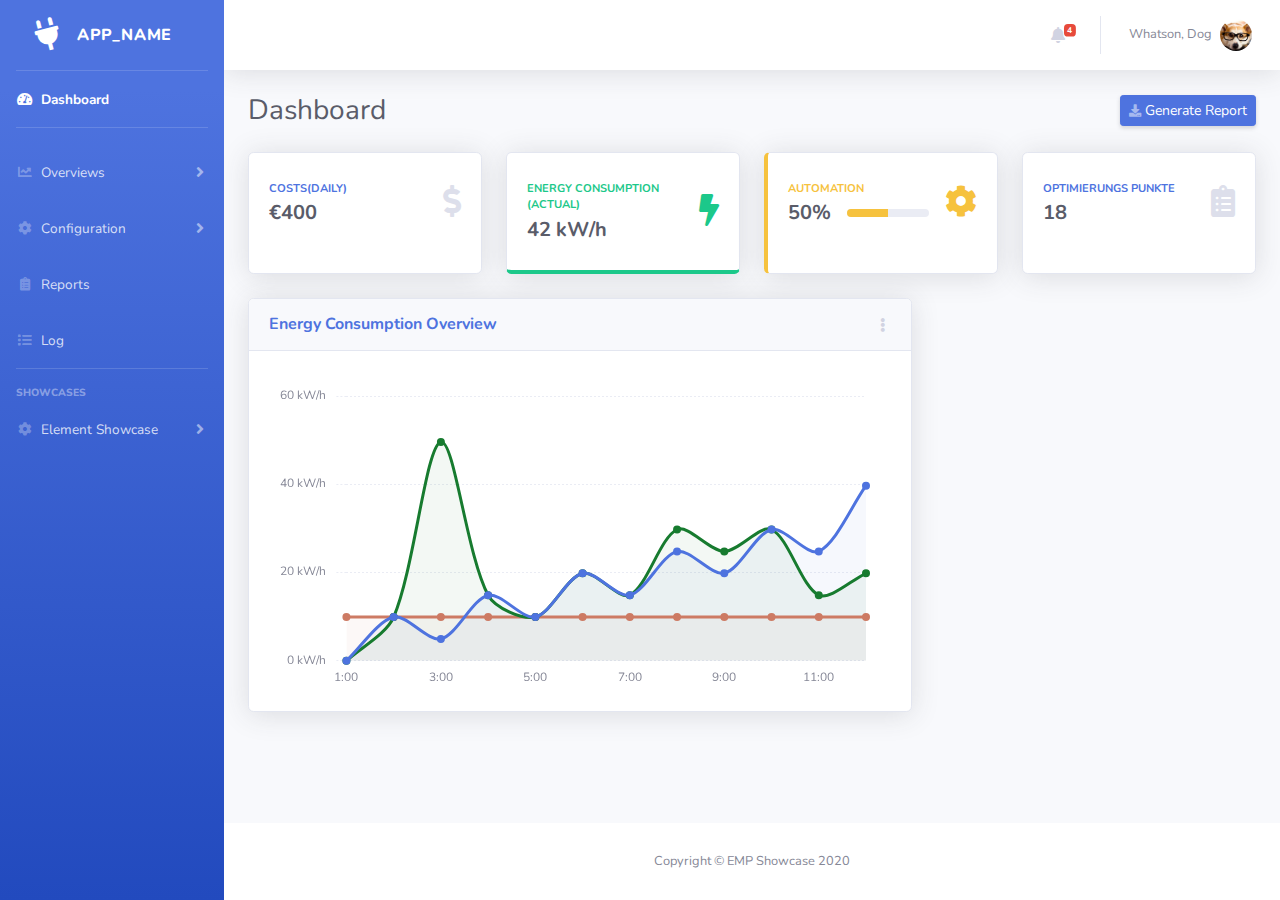
<file: index.html>
<!DOCTYPE html>
<html lang="en">

<head>

    <meta charset="utf-8">
    <meta http-equiv="X-UA-Compatible" content="IE=edge">
    <meta name="viewport" content="width=device-width, initial-scale=1, shrink-to-fit=no">
    <meta name="description" content="">
    <meta name="author" content="">

    <title>EMP - Dashboard</title>

    <!-- Custom fonts for this template-->
    <link href="vendor/fontawesome-free/css/all.min.css" rel="stylesheet" type="text/css">
    <link
        href="https://fonts.googleapis.com/css?family=Nunito:200,200i,300,300i,400,400i,600,600i,700,700i,800,800i,900,900i"
        rel="stylesheet">

    <!-- Custom styles for this template-->
    <link href="css/sb-admin-2.min.css" rel="stylesheet">

</head>

<body id="page-top">

    <!-- Page Wrapper -->
    <div id="wrapper">

        <!-- Sidebar -->
        <ul class="navbar-nav bg-gradient-primary sidebar sidebar-dark accordion" id="accordionSidebar">

            <!-- Sidebar - Brand -->
            <a class="sidebar-brand d-flex align-items-center justify-content-center" href="index.html">
                <div class="sidebar-brand-icon rotate-n-15">
                    <i class="fas fa-plug"></i>
                </div>
                <div class="sidebar-brand-text mx-3">APP_NAME</div>
            </a>

            <!-- Divider -->
            <hr class="sidebar-divider my-0">

            <!-- Nav Item - Dashboard -->
            <li class="nav-item active">
                <a class="nav-link" href="index.html">
                    <i class="fas fa-fw fa-tachometer-alt"></i>
                    <span>Dashboard</span></a>
            </li>

            <!-- Divider -->
            <hr class="sidebar-divider">
            <!-- Nav Item - Utilities Collapse Menu -->
            <li class="nav-item">
                <a class="nav-link collapsed" href="#" data-toggle="collapse" data-target="#collapseUtilities"
                    aria-expanded="true" aria-controls="collapseUtilities">
                    <i class="fas fa-fw fa-chart-line"></i>
                    <span>Overviews</span>
                </a>
                <div id="collapseUtilities" class="collapse" aria-labelledby="headingUtilities"
                    data-parent="#accordionSidebar">
                    <div class="bg-white py-2 collapse-inner rounded">
                        <a class="collapse-item text-danger" href="#">Ecologic</a>
                        <a class="collapse-item text-danger" href="#">Economic</a>
                        <a class="collapse-item text-danger" href="#">Comfort</a>
                        <a class="collapse-item text-danger" href="#">Other</a>
                    </div>
                </div>
            </li>
            <li class="nav-item">
                <a class="nav-link collapsed" href="#" data-toggle="collapse" data-target="#collapseConfiguration"
                    aria-expanded="true" aria-controls="collapseConfiguration">
                    <i class="fas fa-fw fa-cog"></i>
                    <span>Configuration</span>
                </a>
                <div id="collapseConfiguration" class="collapse" aria-labelledby="headingUtilities"
                    data-parent="#accordionSidebar">
                    <div class="bg-white py-2 collapse-inner rounded">
                        <a class="collapse-item text-danger" href="#">Configure</a>
                        <a class="collapse-item" href="compareConfiguration.html">Compare</a>
                    </div>
                </div>
            </li>
            <li class="nav-item">
                <a class="nav-link" href="reports.html">
                    <i class="fas fa-fw fa-clipboard-list"></i>
                    <span>Reports</span>
                </a>
            </li>
            <li class="nav-item">
                <a class="nav-link" href="log.html">
                    <i class="fas fa-fw fa-list"></i>
                    <span>Log</span>
                </a>
            </li>

            <!-- Divider -->
            <hr class="sidebar-divider">

            <!-- Heading -->
            <div class="sidebar-heading">
                Showcases
            </div>

            <!-- Nav Item - Pages Collapse Menu -->
            <li class="nav-item">
                <a class="nav-link collapsed" href="#" data-toggle="collapse" data-target="#collapseTwo"
                    aria-expanded="true" aria-controls="collapseTwo">
                    <i class="fas fa-fw fa-cog"></i>
                    <span>Element Showcase</span>
                </a>
                <div id="collapseTwo" class="collapse" aria-labelledby="headingTwo" data-parent="#accordionSidebar">
                    <div class="bg-white py-2 collapse-inner rounded">
                        <h6 class="collapse-header">Elements:</h6>
                        <a class="collapse-item" href="cards.html">Cards</a>
                        <a class="collapse-item" href="charts.html">Charts</a>
                    </div>
                </div>
            </li>

        </ul>
        <!-- End of Sidebar -->

        <!-- Content Wrapper -->
        <div id="content-wrapper" class="d-flex flex-column">

            <!-- Main Content -->
            <div id="content">

                <!-- Topbar -->
                <nav class="navbar navbar-expand navbar-light bg-white topbar mb-4 static-top shadow">

                    <!-- Sidebar Toggle (Topbar) -->
                    <button id="sidebarToggleTop" class="btn btn-link d-md-none rounded-circle mr-3">
                        <i class="fa fa-bars"></i>
                    </button>

                    <!-- Topbar Navbar -->
                    <ul class="navbar-nav ml-auto">

                        <!-- Nav Item - Alerts -->
                        <li class="nav-item dropdown no-arrow mx-1">
                            <a class="nav-link dropdown-toggle" href="#" id="alertsDropdown" role="button"
                                data-toggle="dropdown" aria-haspopup="true" aria-expanded="false">
                                <i class="fas fa-bell fa-fw"></i>
                                <!-- Counter - Alerts -->
                                <span class="badge badge-danger badge-counter">4</span>
                            </a>
                            <!-- Dropdown - Alerts -->
                            <div class="dropdown-list dropdown-menu dropdown-menu-right shadow animated--grow-in"
                                aria-labelledby="alertsDropdown">
                                <h6 class="dropdown-header">
                                    Alerts Center
                                </h6>
                                <a class="dropdown-item d-flex align-items-center" href="#">
                                    <div class="mr-3">
                                        <div class="icon-circle bg-primary">
                                            <i class="fas fa-file-alt text-white"></i>
                                        </div>
                                    </div>
                                    <div>
                                        <div class="small text-gray-500">December 01, 2020</div>
                                        <span class="font-weight-bold">A new monthly report is ready to download!</span>
                                    </div>
                                </a>
                                <a class="dropdown-item d-flex align-items-center" href="#">
                                    <div class="mr-3">
                                        <div class="icon-circle bg-warning">
                                            <i class="fas fa-exclamation-triangle text-white"></i>
                                        </div>
                                    </div>
                                    <div>
                                        <div class="small text-gray-500">December 02, 2020</div>
                                        Warning: Your daily energy consumption has doubled in the last week!
                                    </div>
                                </a>
                                <a class="dropdown-item d-flex align-items-center" href="#">
                                    <div class="mr-3">
                                        <div class="icon-circle bg-warning">
                                            <i class="fas fa-exclamation-triangle text-white"></i>
                                        </div>
                                    </div>
                                    <div>
                                        <div class="small text-gray-500">December 03, 2020</div>
                                        Energy Market Alert: Energy price on all time low. Set your configuration to "BUY" and safe money!
                                    </div>
                                </a>
                                <a class="dropdown-item d-flex align-items-center" href="#">
                                    <div class="mr-3">
                                        <div class="icon-circle bg-success">
                                            <i class="fas fa-trophy text-white"></i>
                                        </div>
                                    </div>
                                    <div>
                                        <div class="small text-gray-500">December 04, 2020</div>
                                        Milestone: Wow, your system is the most efficient system in Karlsruhe!
                                    </div>
                                </a>
                                <a class="dropdown-item text-center small text-gray-500" href="#">Show All Alerts</a>
                            </div>
                        </li>

                        <div class="topbar-divider d-none d-sm-block"></div>

                        <!-- Nav Item - User Information -->
                        <li class="nav-item dropdown no-arrow">
                            <a class="nav-link dropdown-toggle" href="#" id="userDropdown" role="button"
                                data-toggle="dropdown" aria-haspopup="true" aria-expanded="false">
                                <span class="mr-2 d-none d-lg-inline text-gray-600 small">Whatson, Dog</span>
                                <img class="img-profile rounded-circle"
                                    src="img/corgi_profile.jpg">
                            </a>
                            <!-- Dropdown - User Information -->
                            <div class="dropdown-menu dropdown-menu-right shadow animated--grow-in"
                                aria-labelledby="userDropdown">
                                <a class="dropdown-item" href="#">
                                    <i class="fas fa-user fa-sm fa-fw mr-2 text-gray-400"></i>
                                    Profile
                                </a>
                                <a class="dropdown-item" href="#">
                                    <i class="fas fa-cogs fa-sm fa-fw mr-2 text-gray-400"></i>
                                    Settings
                                </a>
                                <a class="dropdown-item" href="#">
                                    <i class="fas fa-list fa-sm fa-fw mr-2 text-gray-400"></i>
                                    Activity Log
                                </a>
                                <div class="dropdown-divider"></div>
                                <a class="dropdown-item" href="#" data-toggle="modal" data-target="#logoutModal">
                                    <i class="fas fa-sign-out-alt fa-sm fa-fw mr-2 text-gray-400"></i>
                                    Logout
                                </a>
                            </div>
                        </li>

                    </ul>

                </nav>
                <!-- End of Topbar -->

                <!-- Begin Page Content -->
                <div class="container-fluid">

                    <!-- Page Heading -->
                    <div class="d-sm-flex align-items-center justify-content-between mb-4">
                        <h1 class="h3 mb-0 text-gray-800">Dashboard</h1>
                        <a href="#" class="d-none d-sm-inline-block btn btn-sm btn-primary shadow-sm"><i
                                class="fas fa-download fa-sm text-white-50"></i> Generate Report</a>
                    </div>

                    <!-- Content Row -->
                    <div class="row">

                        <!-- Earnings (Monthly) Card Example -->
                        <div class="col-xl-3 col-md-6 mb-4">
                            <div class="card shadow h-100 py-2">
                                <div class="card-body">
                                    <div class="row no-gutters align-items-center">
                                        <div class="col mr-2">
                                            <div class="text-xs font-weight-bold text-primary text-uppercase mb-1">
                                                Costs(Daily)</div>
                                            <div class="h5 mb-0 font-weight-bold text-gray-800">€400</div>
                                        </div>
                                        <div class="col-auto">
                                            <i class="fas fa-dollar-sign fa-2x text-gray-300"></i>
                                        </div>
                                    </div>
                                </div>
                            </div>
                        </div>

                        <!-- Earnings (Monthly) Card Example -->
                        <div class="col-xl-3 col-md-6 mb-4">
                            <div class="card border-bottom-success shadow h-100 py-2">
                                <div class="card-body">
                                    <div class="row no-gutters align-items-center">
                                        <div class="col mr-2">
                                            <div class="text-xs font-weight-bold text-success text-uppercase mb-1">
                                                Energy Consumption (actual)</div>
                                            <div class="h5 mb-0 font-weight-bold text-gray-800">42 kW/h</div>
                                        </div>
                                        <div class="col-auto">
                                            <i class="fas fa-bolt fa-2x text-success"></i>
                                        </div>
                                    </div>
                                </div>
                            </div>
                        </div>

                        <!-- Earnings (Monthly) Card Example -->
                        <div class="col-xl-3 col-md-6 mb-4">
                            <div class="card border-left-warning shadow h-100 py-2">
                                <div class="card-body">
                                    <div class="row no-gutters align-items-center">
                                        <div class="col mr-2">
                                            <div class="text-xs font-weight-bold text-warning text-uppercase mb-1">Automation
                                            </div>
                                            <div class="row no-gutters align-items-center">
                                                <div class="col-auto">
                                                    <div class="h5 mb-0 mr-3 font-weight-bold text-gray-800">50%</div>
                                                </div>
                                                <div class="col">
                                                    <div class="progress progress-sm mr-2">
                                                        <div class="progress-bar bg-warning" role="progressbar"
                                                            style="width: 50%" aria-valuenow="50" aria-valuemin="0"
                                                            aria-valuemax="100"></div>
                                                    </div>
                                                </div>
                                            </div>
                                        </div>
                                        <div class="col-auto">
                                            <i class="fa fa-cog fa-2x text-warning"></i>
                                        </div>
                                    </div>
                                </div>
                            </div>
                        </div>

                        <!-- Pending Requests Card Example -->
                        <div class="col-xl-3 col-md-6 mb-4">
                            <div class="card shadow h-100 py-2">
                                <div class="card-body">
                                    <div class="row no-gutters align-items-center">
                                        <div class="col mr-2">
                                            <div class="text-xs font-weight-bold text-primary text-uppercase mb-1">
                                                Optimierungs PUnkte</div>
                                            <div class="h5 mb-0 font-weight-bold text-gray-800">18</div>
                                        </div>
                                        <div class="col-auto">
                                            <i class="fas fa-clipboard-list fa-2x text-gray-300"></i>
                                        </div>
                                    </div>
                                </div>
                            </div>
                        </div>
                    </div>

                    <!-- Content Row -->

                    <div class="row">

                        <!-- Area Chart -->
                        <div class="col-xl-8 col-lg-7">
                            <div class="card shadow mb-4">
                                <!-- Card Header - Dropdown -->
                                <div
                                    class="card-header py-3 d-flex flex-row align-items-center justify-content-between">
                                    <h6 class="m-0 font-weight-bold text-primary">Energy Consumption Overview</h6>
                                    <div class="dropdown no-arrow">
                                        <a class="dropdown-toggle" href="#" role="button" id="dropdownMenuLink"
                                            data-toggle="dropdown" aria-haspopup="true" aria-expanded="false">
                                            <i class="fas fa-ellipsis-v fa-sm fa-fw text-gray-400"></i>
                                        </a>
                                        <div class="dropdown-menu dropdown-menu-right shadow animated--fade-in"
                                            aria-labelledby="dropdownMenuLink">
                                            <div class="dropdown-header">Energy Consumption</div>
                                            <a class="dropdown-item" href="#">Configure</a>
                                            <a class="dropdown-item" href="#">Overview</a>
                                            <div class="dropdown-divider"></div>
                                            <a class="dropdown-item" href="#">Foo</a>
                                        </div>
                                    </div>
                                </div>
                                <!-- Card Body -->
                                <div class="card-body">
                                    <div class="chart-area">
                                        <canvas id="myAreaChart"></canvas>
                                    </div>
                                </div>
                            </div>
                        </div>
                    </div>
                </div>
                <!-- /.container-fluid -->

            </div>
            <!-- End of Main Content -->

            <!-- Footer -->
            <footer class="sticky-footer bg-white">
                <div class="container my-auto">
                    <div class="copyright text-center my-auto">
                        <span>Copyright &copy; EMP Showcase 2020</span>
                    </div>
                </div>
            </footer>
            <!-- End of Footer -->

        </div>
        <!-- End of Content Wrapper -->

    </div>
    <!-- End of Page Wrapper -->

    <!-- Scroll to Top Button-->
    <a class="scroll-to-top rounded" href="#page-top">
        <i class="fas fa-angle-up"></i>
    </a>

    <!-- Bootstrap core JavaScript-->
    <script src="vendor/jquery/jquery.min.js"></script>
    <script src="vendor/bootstrap/js/bootstrap.bundle.min.js"></script>

    <!-- Core plugin JavaScript-->
    <script src="vendor/jquery-easing/jquery.easing.min.js"></script>

    <!-- Custom scripts for all pages-->
    <script src="js/sb-admin-2.min.js"></script>

    <!-- Page level plugins -->
    <script src="vendor/chart.js/Chart.min.js"></script>

    <!-- Page level custom scripts -->
    <script src="js/demo/chart-area-demo.js"></script>
    <script src="js/demo/chart-pie-demo.js"></script>
    <script src="js/demo/chart-bar-demo.js"></script>

</body>

</html>
</file>
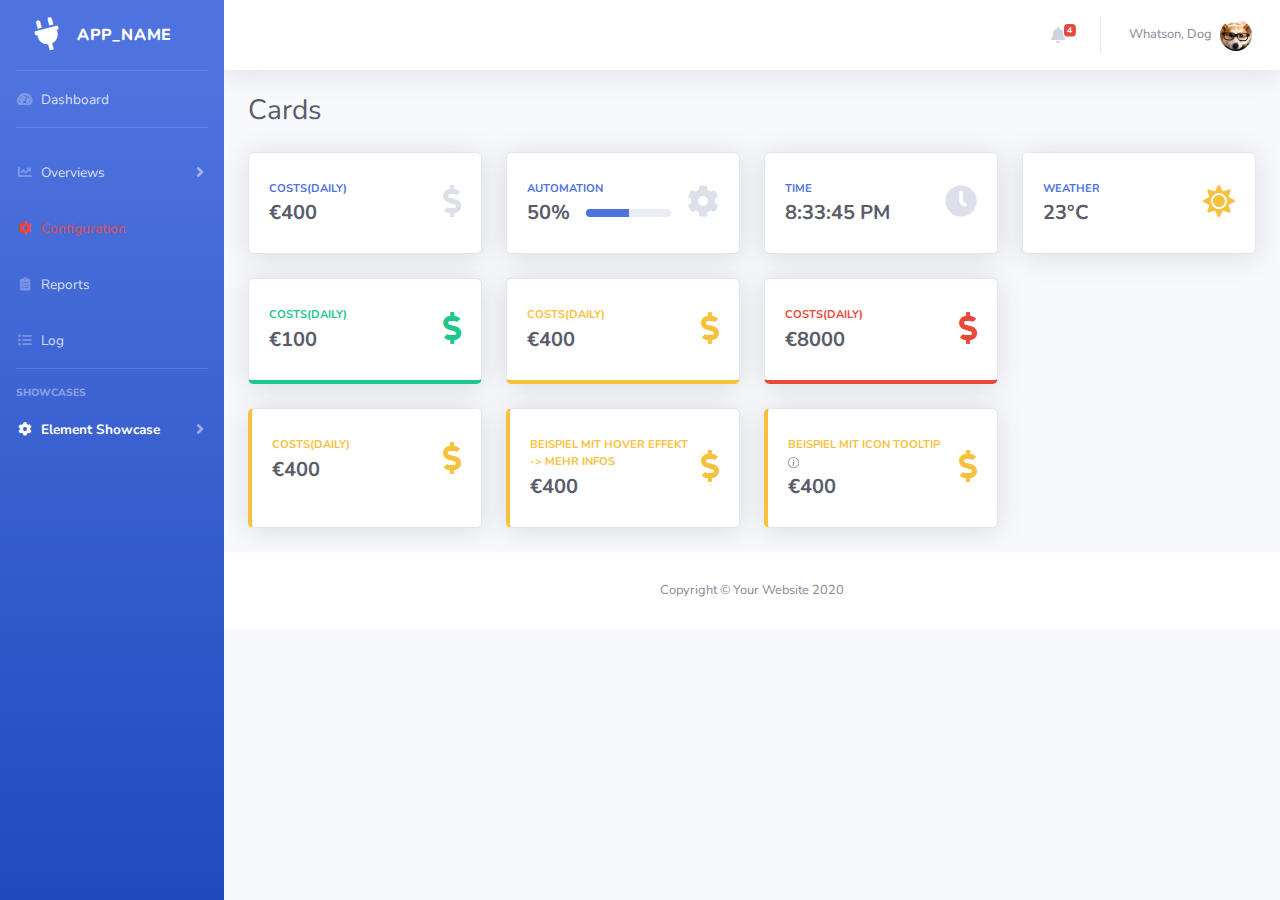
<file: cards.html>
<!DOCTYPE html>
<html lang="en">

<head>

    <meta charset="utf-8">
    <meta http-equiv="X-UA-Compatible" content="IE=edge">
    <meta name="viewport" content="width=device-width, initial-scale=1, shrink-to-fit=no">
    <meta name="description" content="">
    <meta name="author" content="">

    <title>EMP - Card Showcase</title>

     <!-- Custom fonts for this template-->
     <link href="vendor/fontawesome-free/css/all.min.css" rel="stylesheet" type="text/css">
     <link
         href="https://fonts.googleapis.com/css?family=Nunito:200,200i,300,300i,400,400i,600,600i,700,700i,800,800i,900,900i"
         rel="stylesheet">
 
     <!-- Custom styles for this template-->
     <link href="css/sb-admin-2.css" rel="stylesheet">

</head>

<body id="page-top">

    <!-- Page Wrapper -->
    <div id="wrapper">

        <!-- Sidebar -->
        <ul class="navbar-nav bg-gradient-primary sidebar sidebar-dark accordion" id="accordionSidebar">

            <!-- Sidebar - Brand -->
            <a class="sidebar-brand d-flex align-items-center justify-content-center" href="index.html">
                <div class="sidebar-brand-icon rotate-n-15">
                    <i class="fas fa-plug"></i>
                </div>
                <div class="sidebar-brand-text mx-3">APP_NAME</div>
            </a>

            <!-- Divider -->
            <hr class="sidebar-divider my-0">

            <!-- Nav Item - Dashboard -->
            <li class="nav-item">
                <a class="nav-link" href="index.html">
                    <i class="fas fa-fw fa-tachometer-alt"></i>
                    <span>Dashboard</span></a>
            </li>

            <!-- Divider -->
            <hr class="sidebar-divider">
            <!-- Nav Item - Utilities Collapse Menu -->
            <li class="nav-item">
                <a class="nav-link collapsed" href="#" data-toggle="collapse" data-target="#collapseUtilities"
                    aria-expanded="true" aria-controls="collapseUtilities">
                    <i class="fas fa-fw fa-chart-line"></i>
                    <span>Overviews</span>
                </a>
                <div id="collapseUtilities" class="collapse" aria-labelledby="headingUtilities"
                    data-parent="#accordionSidebar">
                    <div class="bg-white py-2 collapse-inner rounded">
                        <a class="collapse-item text-danger" href="#">Ecologic</a>
                        <a class="collapse-item text-danger" href="#">Economic</a>
                        <a class="collapse-item text-danger" href="#">Comfort</a>
                        <a class="collapse-item text-danger" href="#">Other</a>
                    </div>
                </div>
            </li>
            <li class="nav-item">
                <a class="nav-link" href="reports.html">
                    <i class="fas fa-fw fa-cog text-danger"></i>
                    <span class="text-danger">Configuration</span>
                </a>
            </li>
            <li class="nav-item">
                <a class="nav-link" href="reports.html">
                    <i class="fas fa-fw fa-clipboard-list"></i>
                    <span>Reports</span>
                </a>
            </li>
            <li class="nav-item">
                <a class="nav-link" href="log.html">
                    <i class="fas fa-fw fa-list"></i>
                    <span>Log</span>
                </a>
            </li>

            <!-- Divider -->
            <hr class="sidebar-divider">

            <!-- Heading -->
            <div class="sidebar-heading">
                Showcases
            </div>

            <!-- Nav Item - Pages Collapse Menu -->
            <li class="nav-item active">
                <a class="nav-link collapsed" href="#" data-toggle="collapse" data-target="#collapseTwo"
                    aria-expanded="true" aria-controls="collapseTwo">
                    <i class="fas fa-fw fa-cog"></i>
                    <span>Element Showcase</span>
                </a>
                <div id="collapseTwo" class="collapse" aria-labelledby="headingTwo" data-parent="#accordionSidebar">
                    <div class="bg-white py-2 collapse-inner rounded">
                        <h6 class="collapse-header">Elements:</h6>
                        <a class="collapse-item active" href="cards.html">Cards</a>
                        <a class="collapse-item" href="charts.html">Charts</a>
                    </div>
                </div>
            </li>

        </ul>
        <!-- End of Sidebar -->

        <!-- Content Wrapper -->
        <div id="content-wrapper" class="d-flex flex-column">

            <!-- Main Content -->
            <div id="content">

                <!-- Topbar -->
                <nav class="navbar navbar-expand navbar-light bg-white topbar mb-4 static-top shadow">

                    <!-- Sidebar Toggle (Topbar) -->
                    <button id="sidebarToggleTop" class="btn btn-link d-md-none rounded-circle mr-3">
                        <i class="fa fa-bars"></i>
                    </button>

                    <!-- Topbar Navbar -->
                    <ul class="navbar-nav ml-auto">

                        <!-- Nav Item - Alerts -->
                        <li class="nav-item dropdown no-arrow mx-1">
                            <a class="nav-link dropdown-toggle" href="#" id="alertsDropdown" role="button"
                                data-toggle="dropdown" aria-haspopup="true" aria-expanded="false">
                                <i class="fas fa-bell fa-fw"></i>
                                <!-- Counter - Alerts -->
                                <span class="badge badge-danger badge-counter">4</span>
                            </a>
                            <!-- Dropdown - Alerts -->
                            <div class="dropdown-list dropdown-menu dropdown-menu-right shadow animated--grow-in"
                                aria-labelledby="alertsDropdown">
                                <h6 class="dropdown-header">
                                    Alerts Center
                                </h6>
                                <a class="dropdown-item d-flex align-items-center" href="#">
                                    <div class="mr-3">
                                        <div class="icon-circle bg-primary">
                                            <i class="fas fa-file-alt text-white"></i>
                                        </div>
                                    </div>
                                    <div>
                                        <div class="small text-gray-500">December 01, 2020</div>
                                        <span class="font-weight-bold">A new monthly report is ready to download!</span>
                                    </div>
                                </a>
                                <a class="dropdown-item d-flex align-items-center" href="#">
                                    <div class="mr-3">
                                        <div class="icon-circle bg-warning">
                                            <i class="fas fa-exclamation-triangle text-white"></i>
                                        </div>
                                    </div>
                                    <div>
                                        <div class="small text-gray-500">December 02, 2020</div>
                                        Warning: Your daily energy consumption has doubled in the last week!
                                    </div>
                                </a>
                                <a class="dropdown-item d-flex align-items-center" href="#">
                                    <div class="mr-3">
                                        <div class="icon-circle bg-warning">
                                            <i class="fas fa-exclamation-triangle text-white"></i>
                                        </div>
                                    </div>
                                    <div>
                                        <div class="small text-gray-500">December 03, 2020</div>
                                        Energy Market Alert: Energy price on all time low. Set your configuration to "BUY" and safe money!
                                    </div>
                                </a>
                                <a class="dropdown-item d-flex align-items-center" href="#">
                                    <div class="mr-3">
                                        <div class="icon-circle bg-success">
                                            <i class="fas fa-trophy text-white"></i>
                                        </div>
                                    </div>
                                    <div>
                                        <div class="small text-gray-500">December 04, 2020</div>
                                        Milestone: Wow, your system is the most efficient system in Karlsruhe!
                                    </div>
                                </a>
                                <a class="dropdown-item text-center small text-gray-500" href="#">Show All Alerts</a>
                            </div>
                        </li>

                        <div class="topbar-divider d-none d-sm-block"></div>

                        <!-- Nav Item - User Information -->
                        <li class="nav-item dropdown no-arrow">
                            <a class="nav-link dropdown-toggle" href="#" id="userDropdown" role="button"
                                data-toggle="dropdown" aria-haspopup="true" aria-expanded="false">
                                <span class="mr-2 d-none d-lg-inline text-gray-600 small">Whatson, Dog</span>
                                <img class="img-profile rounded-circle"
                                    src="img/corgi_profile.jpg">
                            </a>
                            <!-- Dropdown - User Information -->
                            <div class="dropdown-menu dropdown-menu-right shadow animated--grow-in"
                                aria-labelledby="userDropdown">
                                <a class="dropdown-item" href="#">
                                    <i class="fas fa-user fa-sm fa-fw mr-2 text-gray-400"></i>
                                    Profile
                                </a>
                                <a class="dropdown-item" href="#">
                                    <i class="fas fa-cogs fa-sm fa-fw mr-2 text-gray-400"></i>
                                    Settings
                                </a>
                                <a class="dropdown-item" href="#">
                                    <i class="fas fa-list fa-sm fa-fw mr-2 text-gray-400"></i>
                                    Activity Log
                                </a>
                                <div class="dropdown-divider"></div>
                                <a class="dropdown-item" href="#" data-toggle="modal" data-target="#logoutModal">
                                    <i class="fas fa-sign-out-alt fa-sm fa-fw mr-2 text-gray-400"></i>
                                    Logout
                                </a>
                            </div>
                        </li>

                    </ul>

                </nav>
                <!-- End of Topbar -->

                <!-- Begin Page Content -->
                <div class="container-fluid">

                    <!-- Page Heading -->
                    <div class="d-sm-flex align-items-center justify-content-between mb-4">
                        <h1 class="h3 mb-0 text-gray-800">Cards</h1>
                    </div>

                    <div class="row">

                        <!-- Earnings (Monthly) Card Example -->
                        <div class="col-xl-3 col-md-6 mb-4">
                            <div class="card  shadow h-100 py-2">
                                <div class="card-body">
                                    <div class="row no-gutters align-items-center">
                                        <div class="col mr-2">
                                            <div class="text-xs font-weight-bold text-primary text-uppercase mb-1">
                                                Costs(Daily)</div>
                                            <div class="h5 mb-0 font-weight-bold text-gray-800">€400</div>
                                        </div>
                                        <div class="col-auto">
                                            <i class="fas fa-dollar-sign fa-2x text-gray-300"></i>
                                        </div>
                                    </div>
                                </div>
                            </div>
                        </div>

                        <!-- Earnings (Monthly) Card Example -->
                        <div class="col-xl-3 col-md-6 mb-4">
                            <div class="card  shadow h-100 py-2">
                                <div class="card-body">
                                    <div class="row no-gutters align-items-center">
                                        <div class="col mr-2">
                                            <div class="text-xs font-weight-bold text-primary text-uppercase mb-1">Automation
                                            </div>
                                            <div class="row no-gutters align-items-center">
                                                <div class="col-auto">
                                                    <div class="h5 mb-0 mr-3 font-weight-bold text-gray-800">50%</div>
                                                </div>
                                                <div class="col">
                                                    <div class="progress progress-sm mr-2">
                                                        <div class="progress-bar bg-primary" role="progressbar"
                                                            style="width: 50%" aria-valuenow="50" aria-valuemin="0"
                                                            aria-valuemax="100"></div>
                                                    </div>
                                                </div>
                                            </div>
                                        </div>
                                        <div class="col-auto">
                                            <i class="fa fa-cog fa-2x text-gray-300"></i>
                                        </div>
                                    </div>
                                </div>
                            </div>
                        </div>

                        <!-- Pending Requests Card Example -->
                        <div class="col-xl-3 col-md-6 mb-4">
                            <div class="card  shadow h-100 py-2">
                                <div class="card-body">
                                    <div class="row no-gutters align-items-center">
                                        <div class="col mr-2">
                                            <div class="text-xs font-weight-bold text-primary text-uppercase mb-1">
                                                Time</div>
                                            <div id="clock"  class="h5 mb-0 font-weight-bold text-gray-800">18</div>
                                        </div>
                                        <div class="col-auto">
                                            <i class="fas fa-clock fa-2x text-gray-300"></i>
                                        </div>
                                    </div>
                                </div>
                            </div>
                        </div>

                        <script type="text/javascript">
                            var clockElement = document.getElementById('clock');
                        
                            function clock() {
                                clockElement.textContent = new Date().toLocaleTimeString();
                            }
                        
                            setInterval(clock, 1000);
    
                            window.onload = clock();
                        </script>
                        <!-- Earnings (Monthly) Card Example -->
                        <div class="col-xl-3 col-md-6 mb-4">
                            <div class="card shadow h-100 py-2">
                                <div class="card-body">
                                    <div class="row no-gutters align-items-center">
                                        <div class="col mr-2">
                                            <div class="text-xs font-weight-bold text-primary text-uppercase mb-1">
                                                Weather</div>
                                            <div class="h5 mb-0 font-weight-bold text-gray-800">23°C</div>
                                        </div>
                                        <div class="col-auto">
                                            <i class="fas fa-sun fa-2x icon-yellow"></i>
                                        </div>
                                    </div>
                                </div>
                            </div>
                        </div>
                    </div>

                   

                      
                    <div class="row">

                        <!-- Earnings (Monthly) Card Example -->
                        <div class="col-xl-3 col-md-6 mb-4">
                            <div class="card border-bottom-success shadow h-100 py-2">
                                <div class="card-body">
                                    <div class="row no-gutters align-items-center">
                                        <div class="col mr-2">
                                            <div class="text-xs font-weight-bold text-success text-uppercase mb-1">
                                                Costs(Daily)</div>
                                            <div class="h5 mb-0 font-weight-bold text-gray-800">€100</div>
                                        </div>
                                        <div class="col-auto">
                                            <i class="fas fa-dollar-sign fa-2x icon-good"></i>
                                        </div>
                                    </div>
                                </div>
                            </div>
                        </div>

                         <!-- Earnings (Monthly) Card Example -->
                         <div class="col-xl-3 col-md-6 mb-4">
                            <div class="card border-bottom-warning shadow h-100 py-2">
                                <div class="card-body">
                                    <div class="row no-gutters align-items-center">
                                        <div class="col mr-2">
                                            <div class="text-xs font-weight-bold text-warning text-uppercase mb-1">
                                                Costs(Daily)</div>
                                            <div class="h5 mb-0 font-weight-bold text-gray-800">€400</div>
                                        </div>
                                        <div class="col-auto">
                                            <i class="fas fa-dollar-sign fa-2x icon-warning"></i>
                                        </div>
                                    </div>
                                </div>
                            </div>
                        </div>

                        <!-- Earnings (Monthly) Card Example -->
                        <div class="col-xl-3 col-md-6 mb-4">
                            <div class="card border-bottom-danger shadow h-100 py-2">
                                <div class="card-body">
                                    <div class="row no-gutters align-items-center">
                                        <div class="col mr-2">
                                            <div class="text-xs font-weight-bold text-danger text-uppercase mb-1">
                                                Costs(Daily)</div>
                                            <div class="h5 mb-0 font-weight-bold text-gray-800">€8000</div>
                                        </div>
                                        <div class="col-auto">
                                            <i class="fas fa-dollar-sign fa-2x icon-danger"></i>
                                        </div>
                                    </div>
                                </div>
                            </div>
                        </div>
    
                </div>

                <div class="row">

                     <!-- Earnings (Monthly) Card Example -->
                     <div class="col-xl-3 col-md-6 mb-4">
                        <div class="card border-left-warning shadow h-100 py-2">
                            <div class="card-body">
                                <div class="row no-gutters align-items-center">
                                    <div class="col mr-2">
                                        <div class="text-xs font-weight-bold text-warning text-uppercase mb-1">
                                            Costs(Daily)</div>
                                        <div class="h5 mb-0 font-weight-bold text-gray-800">€400</div>
                                    </div>
                                    <div class="col-auto">
                                        <i class="fas fa-dollar-sign fa-2x icon-warning"></i>
                                    </div>
                                </div>
                            </div>
                        </div>
                    </div>

                     <!-- Earnings (Monthly) Card Example -->
                     <div class="col-xl-3 col-md-6 mb-4">
                        <div class="card border-left-warning shadow h-100 py-2" hoverable="true">
                            <div class="card-body">
                                <div class="row no-gutters align-items-center">
                                    <div class="col mr-2">
                                        <div class="text-xs font-weight-bold text-warning text-uppercase mb-1">
                                            Beispiel mit hover Effekt -> Mehr Infos</div>
                                        <div class="h5 mb-0 font-weight-bold text-gray-800">€400</div>
                                    </div>
                                    <div class="col-auto">
                                        <i class="fas fa-dollar-sign fa-2x icon-warning"></i>
                                    </div>
                                </div>
                            </div>
                        </div>
                    </div>

                     <!-- Earnings (Monthly) Card Example -->
                     <div class="col-xl-3 col-md-6 mb-4">
                        <div class="card border-left-warning shadow h-100 py-2">
                            <div class="card-body">
                                <div class="row no-gutters align-items-center">
                                    <div class="col mr-2">
                                        <div class="text-xs font-weight-bold text-warning text-uppercase mb-1">
                                            Beispiel mit icon tooltip
                                            <svg width="1em" height="1em" viewBox="0 0 16 16" class="bi bi-info-circle" fill="grey"  xmlns="http://www.w3.org/2000/svg">
                                                <path fill-rule="evenodd" d="M8 15A7 7 0 1 0 8 1a7 7 0 0 0 0 14zm0 1A8 8 0 1 0 8 0a8 8 0 0 0 0 16z"></path>
                                                <path d="M8.93 6.588l-2.29.287-.082.38.45.083c.294.07.352.176.288.469l-.738 3.468c-.194.897.105 1.319.808 1.319.545 0 1.178-.252 1.465-.598l.088-.416c-.2.176-.492.246-.686.246-.275 0-.375-.193-.304-.533L8.93 6.588z"></path>
                                                <circle cx="8" cy="4.5" r="1"></circle>
                                                <title> Hier wird eine Erklärung stehen warum die Warnung angezeigt wird</title>
                                            </svg>
                                        </div>
                                        <div class="h5 mb-0 font-weight-bold text-gray-800">€400 </div>
                                    </div>
                                    <div class="col-auto">
                                        <i class="fas fa-dollar-sign fa-2x icon-warning"></i>
                                    </div>
                                    
                                </div>
                            </div>
                        </div>
                    </div>

            </div>


                <!-- /.container-fluid -->

            </div>
            <!-- End of Main Content -->

            <!-- Footer -->
            <footer class="sticky-footer bg-white">
                <div class="container my-auto">
                    <div class="copyright text-center my-auto">
                        <span>Copyright &copy; Your Website 2020</span>
                    </div>
                </div>
            </footer>
            <!-- End of Footer -->

        </div>
        <!-- End of Content Wrapper -->

    </div>
    <!-- End of Page Wrapper -->

    <!-- Scroll to Top Button-->
    <a class="scroll-to-top rounded" href="#page-top">
        <i class="fas fa-angle-up"></i>
    </a>
   <!-- Bootstrap core JavaScript-->
   <script src="vendor/jquery/jquery.min.js"></script>
   <script src="vendor/bootstrap/js/bootstrap.bundle.min.js"></script>

   <!-- Core plugin JavaScript-->
   <script src="vendor/jquery-easing/jquery.easing.min.js"></script>

   <!-- Custom scripts for all pages-->
   <script src="js/sb-admin-2.min.js"></script>

   <!-- Page level plugins -->
   <script src="vendor/chart.js/Chart.min.js"></script>

   <!-- Page level custom scripts -->
   <script src="js/demo/chart-area-demo.js"></script>
   <script src="js/demo/chart-pie-demo.js"></script>
   <script src="js/demo/chart-bar-demo.js"></script>
</body>

</html>
</file>
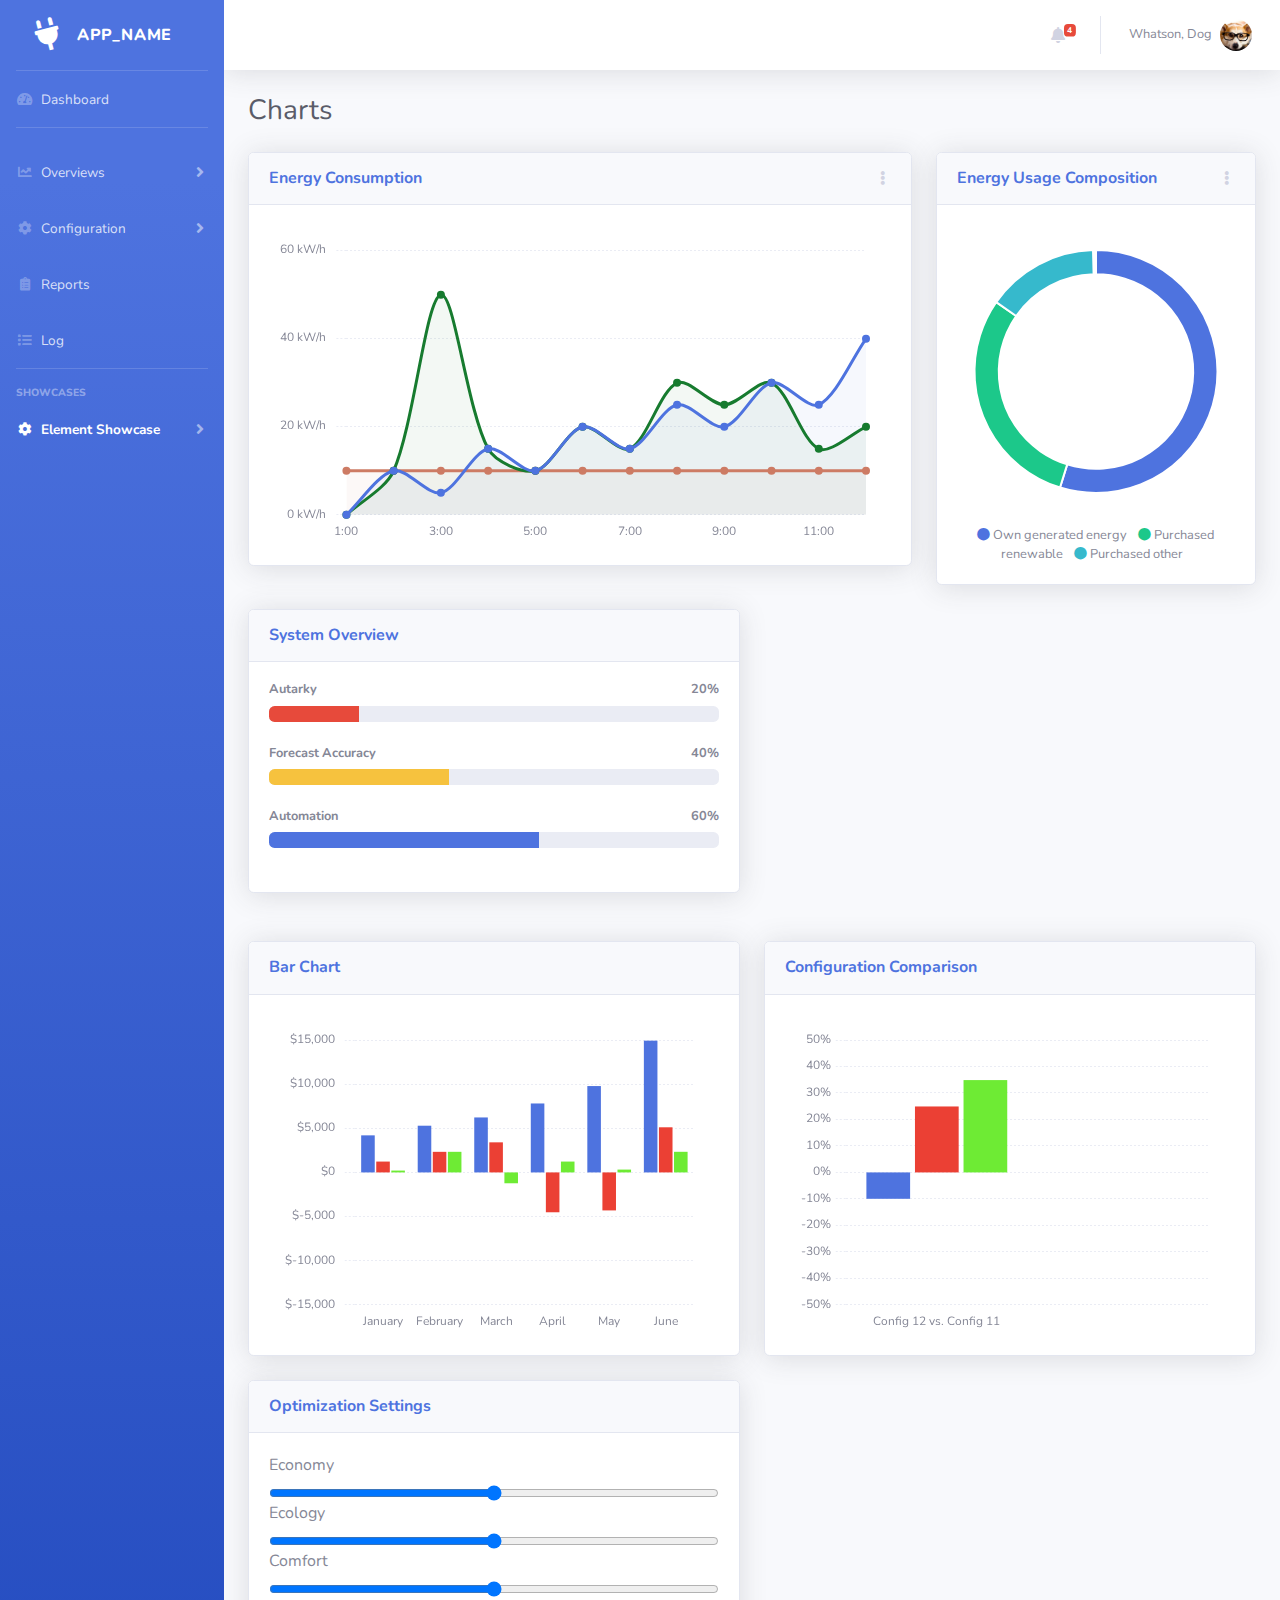
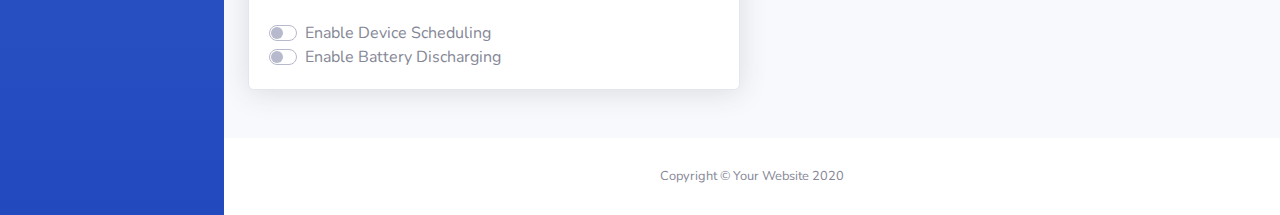
<file: charts.html>
<!DOCTYPE html>
<html lang="en">

<head>

    <meta charset="utf-8">
    <meta http-equiv="X-UA-Compatible" content="IE=edge">
    <meta name="viewport" content="width=device-width, initial-scale=1, shrink-to-fit=no">
    <meta name="description" content="">
    <meta name="author" content="">

    <title>EMP - Card Showcase</title>

    <!-- Custom fonts for this template-->
    <link href="vendor/fontawesome-free/css/all.min.css" rel="stylesheet" type="text/css">
    <link
        href="https://fonts.googleapis.com/css?family=Nunito:200,200i,300,300i,400,400i,600,600i,700,700i,800,800i,900,900i"
        rel="stylesheet">

    <!-- Custom styles for this template-->
    <link href="css/sb-admin-2.min.css" rel="stylesheet">

</head>

<body id="page-top">

    <!-- Page Wrapper -->
    <div id="wrapper">

        <!-- Sidebar -->
        <ul class="navbar-nav bg-gradient-primary sidebar sidebar-dark accordion" id="accordionSidebar">

            <!-- Sidebar - Brand -->
            <a class="sidebar-brand d-flex align-items-center justify-content-center" href="index.html">
                <div class="sidebar-brand-icon rotate-n-15">
                    <i class="fas fa-plug"></i>
                </div>
                <div class="sidebar-brand-text mx-3">APP_NAME</div>
            </a>

            <!-- Divider -->
            <hr class="sidebar-divider my-0">

            <!-- Nav Item - Dashboard -->
            <li class="nav-item">
                <a class="nav-link" href="index.html">
                    <i class="fas fa-fw fa-tachometer-alt"></i>
                    <span>Dashboard</span></a>
            </li>

            <!-- Divider -->
            <hr class="sidebar-divider">
            <!-- Nav Item - Utilities Collapse Menu -->
            <li class="nav-item">
                <a class="nav-link collapsed" href="#" data-toggle="collapse" data-target="#collapseUtilities"
                    aria-expanded="true" aria-controls="collapseUtilities">
                    <i class="fas fa-fw fa-chart-line"></i>
                    <span>Overviews</span>
                </a>
                <div id="collapseUtilities" class="collapse" aria-labelledby="headingUtilities"
                    data-parent="#accordionSidebar">
                    <div class="bg-white py-2 collapse-inner rounded">
                        <a class="collapse-item text-danger" href="#">Ecologic</a>
                        <a class="collapse-item text-danger" href="#">Economic</a>
                        <a class="collapse-item text-danger" href="#">Comfort</a>
                        <a class="collapse-item text-danger" href="#">Other</a>
                    </div>
                </div>
            </li>
            <li class="nav-item">
                <a class="nav-link collapsed" href="#" data-toggle="collapse" data-target="#collapseConfiguration"
                    aria-expanded="true" aria-controls="collapseConfiguration">
                    <i class="fas fa-fw fa-cog"></i>
                    <span>Configuration</span>
                </a>
                <div id="collapseConfiguration" class="collapse" aria-labelledby="headingUtilities"
                    data-parent="#accordionSidebar">
                    <div class="bg-white py-2 collapse-inner rounded">
                        <a class="collapse-item text-danger" href="#">Configure</a>
                        <a class="collapse-item" href="compareConfiguration.html">Compare</a>
                    </div>
                </div>
            </li>
            <li class="nav-item">
                <a class="nav-link" href="reports.html">
                    <i class="fas fa-fw fa-clipboard-list"></i>
                    <span>Reports</span>
                </a>
            </li>
            <li class="nav-item">
                <a class="nav-link" href="log.html">
                    <i class="fas fa-fw fa-list"></i>
                    <span>Log</span>
                </a>
            </li>

            <!-- Divider -->
            <hr class="sidebar-divider">

            <!-- Heading -->
            <div class="sidebar-heading">
                Showcases
            </div>

            <!-- Nav Item - Pages Collapse Menu -->
            <li class="nav-item active">
                <a class="nav-link collapsed" href="#" data-toggle="collapse" data-target="#collapseTwo"
                    aria-expanded="true" aria-controls="collapseTwo">
                    <i class="fas fa-fw fa-cog"></i>
                    <span>Element Showcase</span>
                </a>
                <div id="collapseTwo" class="collapse" aria-labelledby="headingTwo" data-parent="#accordionSidebar">
                    <div class="bg-white py-2 collapse-inner rounded">
                        <h6 class="collapse-header">Elements:</h6>
                        <a class="collapse-item" href="cards.html">Cards</a>
                        <a class="collapse-item acrive" href="charts.html">Charts</a>
                    </div>
                </div>
            </li>

        </ul>
        <!-- End of Sidebar -->

        <!-- Content Wrapper -->
        <div id="content-wrapper" class="d-flex flex-column">

            <!-- Main Content -->
            <div id="content">

                <!-- Topbar -->
                <nav class="navbar navbar-expand navbar-light bg-white topbar mb-4 static-top shadow">

                    <!-- Sidebar Toggle (Topbar) -->
                    <button id="sidebarToggleTop" class="btn btn-link d-md-none rounded-circle mr-3">
                        <i class="fa fa-bars"></i>
                    </button>

                    <!-- Topbar Navbar -->
                    <ul class="navbar-nav ml-auto">

                        <!-- Nav Item - Alerts -->
                        <li class="nav-item dropdown no-arrow mx-1">
                            <a class="nav-link dropdown-toggle" href="#" id="alertsDropdown" role="button"
                                data-toggle="dropdown" aria-haspopup="true" aria-expanded="false">
                                <i class="fas fa-bell fa-fw"></i>
                                <!-- Counter - Alerts -->
                                <span class="badge badge-danger badge-counter">4</span>
                            </a>
                            <!-- Dropdown - Alerts -->
                            <div class="dropdown-list dropdown-menu dropdown-menu-right shadow animated--grow-in"
                                aria-labelledby="alertsDropdown">
                                <h6 class="dropdown-header">
                                    Alerts Center
                                </h6>
                                <a class="dropdown-item d-flex align-items-center" href="#">
                                    <div class="mr-3">
                                        <div class="icon-circle bg-primary">
                                            <i class="fas fa-file-alt text-white"></i>
                                        </div>
                                    </div>
                                    <div>
                                        <div class="small text-gray-500">December 01, 2020</div>
                                        <span class="font-weight-bold">A new monthly report is ready to download!</span>
                                    </div>
                                </a>
                                <a class="dropdown-item d-flex align-items-center" href="#">
                                    <div class="mr-3">
                                        <div class="icon-circle bg-warning">
                                            <i class="fas fa-exclamation-triangle text-white"></i>
                                        </div>
                                    </div>
                                    <div>
                                        <div class="small text-gray-500">December 02, 2020</div>
                                        Warning: Your daily energy consumption has doubled in the last week!
                                    </div>
                                </a>
                                <a class="dropdown-item d-flex align-items-center" href="#">
                                    <div class="mr-3">
                                        <div class="icon-circle bg-warning">
                                            <i class="fas fa-exclamation-triangle text-white"></i>
                                        </div>
                                    </div>
                                    <div>
                                        <div class="small text-gray-500">December 03, 2020</div>
                                        Energy Market Alert: Energy price on all time low. Set your configuration to "BUY" and safe money!
                                    </div>
                                </a>
                                <a class="dropdown-item d-flex align-items-center" href="#">
                                    <div class="mr-3">
                                        <div class="icon-circle bg-success">
                                            <i class="fas fa-trophy text-white"></i>
                                        </div>
                                    </div>
                                    <div>
                                        <div class="small text-gray-500">December 04, 2020</div>
                                        Milestone: Wow, your system is the most efficient system in Karlsruhe!
                                    </div>
                                </a>
                                <a class="dropdown-item text-center small text-gray-500" href="#">Show All Alerts</a>
                            </div>
                        </li>

                        <div class="topbar-divider d-none d-sm-block"></div>

                        <!-- Nav Item - User Information -->
                        <li class="nav-item dropdown no-arrow">
                            <a class="nav-link dropdown-toggle" href="#" id="userDropdown" role="button"
                                data-toggle="dropdown" aria-haspopup="true" aria-expanded="false">
                                <span class="mr-2 d-none d-lg-inline text-gray-600 small">Whatson, Dog</span>
                                <img class="img-profile rounded-circle"
                                    src="img/corgi_profile.jpg">
                            </a>
                            <!-- Dropdown - User Information -->
                            <div class="dropdown-menu dropdown-menu-right shadow animated--grow-in"
                                aria-labelledby="userDropdown">
                                <a class="dropdown-item" href="#">
                                    <i class="fas fa-user fa-sm fa-fw mr-2 text-gray-400"></i>
                                    Profile
                                </a>
                                <a class="dropdown-item" href="#">
                                    <i class="fas fa-cogs fa-sm fa-fw mr-2 text-gray-400"></i>
                                    Settings
                                </a>
                                <a class="dropdown-item" href="#">
                                    <i class="fas fa-list fa-sm fa-fw mr-2 text-gray-400"></i>
                                    Activity Log
                                </a>
                                <div class="dropdown-divider"></div>
                                <a class="dropdown-item" href="#" data-toggle="modal" data-target="#logoutModal">
                                    <i class="fas fa-sign-out-alt fa-sm fa-fw mr-2 text-gray-400"></i>
                                    Logout
                                </a>
                            </div>
                        </li>

                    </ul>

                </nav>
                <!-- End of Topbar -->

                <!-- Begin Page Content -->
                <div class="container-fluid">

                    <div class="d-sm-flex align-items-center justify-content-between mb-4">
                        <h1 class="h3 mb-0 text-gray-800">Charts</h1>
                    </div>
                   <!-- Content Row -->
                        <div class="row">

                            <!-- Area Chart -->
                            <div class="col-xl-8 col-lg-7">
                                <div class="card shadow mb-4">
                                    <!-- Card Header - Dropdown -->
                                    <div
                                        class="card-header py-3 d-flex flex-row align-items-center justify-content-between">
                                        <h6 class="m-0 font-weight-bold text-primary">Energy Consumption</h6>
                                        <div class="dropdown no-arrow">
                                            <a class="dropdown-toggle" href="#" role="button" id="dropdownMenuLink"
                                                data-toggle="dropdown" aria-haspopup="true" aria-expanded="false">
                                                <i class="fas fa-ellipsis-v fa-sm fa-fw text-gray-400"></i>
                                            </a>
                                            <div class="dropdown-menu dropdown-menu-right shadow animated--fade-in"
                                                aria-labelledby="dropdownMenuLink">
                                                <div class="dropdown-header">Energy Consumption</div>
                                                <a class="dropdown-item" href="#">Configure</a>
                                                <a class="dropdown-item" href="#">Overview</a>
                                                <div class="dropdown-divider"></div>
                                                <a class="dropdown-item" href="#">Foo</a>
                                            </div>
                                        </div>
                                    </div>
                                    <!-- Card Body -->
                                    <div class="card-body">
                                        <div class="chart-area">
                                            <canvas id="myAreaChart"></canvas>
                                        </div>
                                    </div>
                                </div>
                            </div>
    
                            <!-- Pie Chart -->
                            <div class="col-xl-4 col-lg-5">
                                <div class="card shadow mb-4">
                                    <!-- Card Header - Dropdown -->
                                    <div
                                        class="card-header py-3 d-flex flex-row align-items-center justify-content-between">
                                        <h6 class="m-0 font-weight-bold text-primary">Energy Usage Composition</h6>
                                        <div class="dropdown no-arrow">
                                            <a class="dropdown-toggle" href="#" role="button" id="dropdownMenuLink"
                                                data-toggle="dropdown" aria-haspopup="true" aria-expanded="false">
                                                <i class="fas fa-ellipsis-v fa-sm fa-fw text-gray-400"></i>
                                            </a>
                                            <div class="dropdown-menu dropdown-menu-right shadow animated--fade-in"
                                                aria-labelledby="dropdownMenuLink">
                                                <div class="dropdown-header">Dropdown Header:</div>
                                                <a class="dropdown-item" href="#">Action</a>
                                                <a class="dropdown-item" href="#">Another action</a>
                                                <div class="dropdown-divider"></div>
                                                <a class="dropdown-item" href="#">Something else here</a>
                                            </div>
                                        </div>
                                    </div>
                                    <!-- Card Body -->
                                    <div class="card-body">
                                        <div class="chart-pie pt-4 pb-2">
                                            <canvas id="myPieChart"></canvas>
                                        </div>
                                        <div class="mt-4 text-center small">
                                            <span class="mr-2">
                                                <i class="fas fa-circle text-primary"></i> Own generated energy
                                            </span>
                                            <span class="mr-2">
                                                <i class="fas fa-circle text-success"></i> Purchased renewable
                                            </span>
                                            <span class="mr-2">
                                                <i class="fas fa-circle text-info"></i> Purchased other
                                            </span>
                                        </div>
                                    </div>
                                </div>
                            </div>
                        </div>
    
                        <!-- Content Row -->
                        <div class="row">
    
                            <!-- Content Column -->
                            <div class="col-lg-6 mb-4">
    
                                <!-- Project Card Example -->
                                <div class="card shadow mb-4">
                                    <div class="card-header py-3">
                                        <h6 class="m-0 font-weight-bold text-primary">System Overview</h6>
                                    </div>
                                    <div class="card-body">
                                        <h4 class="small font-weight-bold">Autarky<span
                                                class="float-right">20%</span></h4>
                                        <div class="progress mb-4">
                                            <div class="progress-bar bg-danger" role="progressbar" style="width: 20%"
                                                aria-valuenow="20" aria-valuemin="0" aria-valuemax="100"></div>
                                        </div>
                                        <h4 class="small font-weight-bold">Forecast Accuracy<span
                                                class="float-right">40%</span></h4>
                                        <div class="progress mb-4">
                                            <div class="progress-bar bg-warning" role="progressbar" style="width: 40%"
                                                aria-valuenow="40" aria-valuemin="0" aria-valuemax="100"></div>
                                        </div>
                                        <h4 class="small font-weight-bold">Automation<span
                                                class="float-right">60%</span></h4>
                                        <div class="progress mb-4">
                                            <div class="progress-bar" role="progressbar" style="width: 60%"
                                                aria-valuenow="60" aria-valuemin="0" aria-valuemax="100"></div>
                                        </div>
                                    </div>
                                </div>
                                
    
                            </div>    
                        </div>
                        <div class="row"> 
                            <div class="col-lg-6">
                                <!-- Bar Chart -->
                                <div class="card shadow mb-4">
                                    <div class="card-header py-3">
                                        <h6 class="m-0 font-weight-bold text-primary">Bar Chart</h6>
                                    </div>
                                    <div class="card-body">
                                        <div class="chart-bar">
                                            <canvas id="myBarChart"></canvas>
                                        </div>
                                    </div>
                                </div>
                            </div>
                            <div class="col-lg-6">
                                <!-- Bar Chart -->
                                <div class="card shadow mb-4">
                                    <div class="card-header py-3">
                                        <h6 class="m-0 font-weight-bold text-primary">Configuration Comparison</h6>
                                    </div>
                                    <div class="card-body">
                                        <div class="chart-bar">
                                            <canvas id="myBarChart2"></canvas>
                                        </div>
                                    </div>
                                </div>
                            </div>
                        </div>
                       <div class="row">
                        <div class="col-lg-6 mb-4">
    
                            <!-- Project Card Example -->
                            <div class="card shadow mb-4">
                                <div class="card-header py-3">
                                    <h6 class="m-0 font-weight-bold text-primary">Optimization Settings</h6>
                                </div>
                                <div class="card-body">
                                    <form class="mb-4">
                                        <div class="form-group">
                                            <label for="formControlRange">Economy</label>
                                            <input type="range" class="form-control-range text-danger" id="formControlRange">

                                            <label for="formControlRange">Ecology</label>
                                            <input type="range" class="form-control-range" id="formControlRange">

                                            <label for="formControlRange">Comfort</label>
                                            <input type="range" class="form-control-range" id="formControlRange">

                                        </div>
                                    </form>
                                    <div class="custom-control custom-switch">
                                        <input type="checkbox" class="custom-control-input" id="customSwitch1">
                                        <label class="custom-control-label" for="customSwitch1">Enable Device Scheduling</label>
                                     </div>
                                     <div class="custom-control custom-switch">
                                        <input type="checkbox" class="custom-control-input" id="customSwitch2">
                                        <label class="custom-control-label" for="customSwitch2">Enable Battery Discharging</label>
                                     </div>
                                </div>
                            </div>
                            

                        </div>
                       </div>


                </div>
                <!-- /.container-fluid -->

            </div>
            <!-- End of Main Content -->

            <!-- Footer -->
            <footer class="sticky-footer bg-white">
                <div class="container my-auto">
                    <div class="copyright text-center my-auto">
                        <span>Copyright &copy; Your Website 2020</span>
                    </div>
                </div>
            </footer>
            <!-- End of Footer -->

        </div>
        <!-- End of Content Wrapper -->

    </div>
    <!-- End of Page Wrapper -->

    <!-- Scroll to Top Button-->
    <a class="scroll-to-top rounded" href="#page-top">
        <i class="fas fa-angle-up"></i>
    </a>

    <!-- Logout Modal-->
    <div class="modal fade" id="logoutModal" tabindex="-1" role="dialog" aria-labelledby="exampleModalLabel"
        aria-hidden="true">
        <div class="modal-dialog" role="document">
            <div class="modal-content">
                <div class="modal-header">
                    <h5 class="modal-title" id="exampleModalLabel">Ready to Leave?</h5>
                    <button class="close" type="button" data-dismiss="modal" aria-label="Close">
                        <span aria-hidden="true">×</span>
                    </button>
                </div>
                <div class="modal-body">Select "Logout" below if you are ready to end your current session.</div>
                <div class="modal-footer">
                    <button class="btn btn-secondary" type="button" data-dismiss="modal">Cancel</button>
                    <a class="btn btn-primary" href="login.html">Logout</a>
                </div>
            </div>
        </div>
    </div>

    <!-- Bootstrap core JavaScript-->
    <script src="vendor/jquery/jquery.min.js"></script>
    <script src="vendor/bootstrap/js/bootstrap.bundle.min.js"></script>

    <!-- Core plugin JavaScript-->
    <script src="vendor/jquery-easing/jquery.easing.min.js"></script>

    <!-- Custom scripts for all pages-->
    <script src="js/sb-admin-2.min.js"></script>

    <!-- Page level plugins -->
    <script src="vendor/chart.js/Chart.min.js"></script>

    <!-- Page level custom scripts -->
    <script src="js/demo/chart-area-demo.js"></script>
    <script src="js/demo/chart-pie-demo.js"></script>
    <script src="js/demo/chart-bar-demo.js"></script>

</body>

</html>
</file>
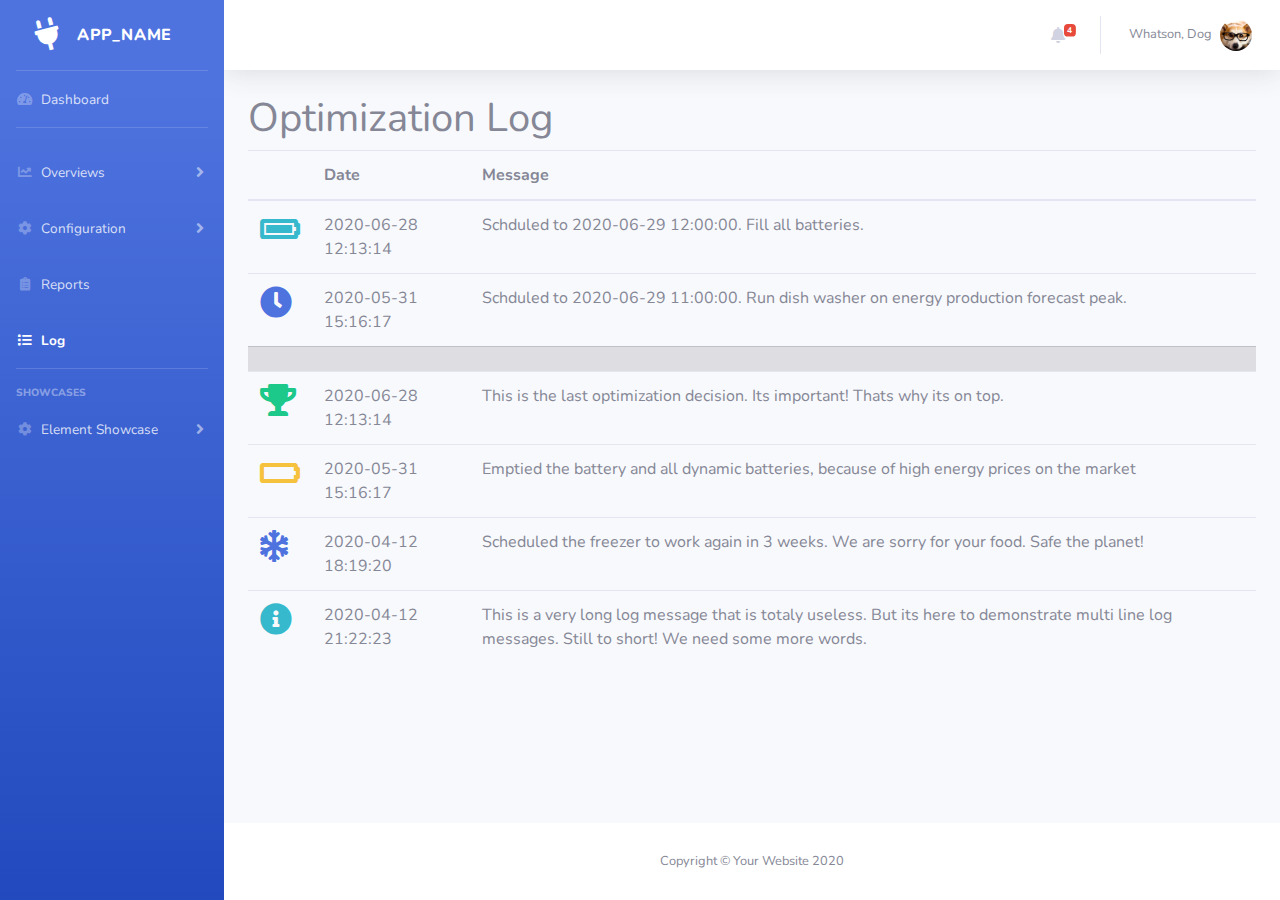
<file: log.html>
<!DOCTYPE html>
<html lang="en">

<head>

    <meta charset="utf-8">
    <meta http-equiv="X-UA-Compatible" content="IE=edge">
    <meta name="viewport" content="width=device-width, initial-scale=1, shrink-to-fit=no">
    <meta name="description" content="">
    <meta name="author" content="">

    <title>EMP - Card Showcase</title>

     <!-- Custom fonts for this template-->
     <link href="vendor/fontawesome-free/css/all.min.css" rel="stylesheet" type="text/css">
     <link
         href="https://fonts.googleapis.com/css?family=Nunito:200,200i,300,300i,400,400i,600,600i,700,700i,800,800i,900,900i"
         rel="stylesheet">
 
     <!-- Custom styles for this template-->
     <link href="css/sb-admin-2.css" rel="stylesheet">

</head>

<body id="page-top">

    <!-- Page Wrapper -->
    <div id="wrapper">

        <!-- Sidebar -->
        <ul class="navbar-nav bg-gradient-primary sidebar sidebar-dark accordion" id="accordionSidebar">

            <!-- Sidebar - Brand -->
            <a class="sidebar-brand d-flex align-items-center justify-content-center" href="index.html">
                <div class="sidebar-brand-icon rotate-n-15">
                    <i class="fas fa-plug"></i>
                </div>
                <div class="sidebar-brand-text mx-3">APP_NAME</div>
            </a>

            <!-- Divider -->
            <hr class="sidebar-divider my-0">

            <!-- Nav Item - Dashboard -->
            <li class="nav-item">
                <a class="nav-link" href="index.html">
                    <i class="fas fa-fw fa-tachometer-alt"></i>
                    <span>Dashboard</span></a>
            </li>

            <!-- Divider -->
            <hr class="sidebar-divider">
            <!-- Nav Item - Utilities Collapse Menu -->
            <li class="nav-item">
                <a class="nav-link collapsed" href="#" data-toggle="collapse" data-target="#collapseUtilities"
                    aria-expanded="true" aria-controls="collapseUtilities">
                    <i class="fas fa-fw fa-chart-line"></i>
                    <span>Overviews</span>
                </a>
                <div id="collapseUtilities" class="collapse" aria-labelledby="headingUtilities"
                    data-parent="#accordionSidebar">
                    <div class="bg-white py-2 collapse-inner rounded">
                        <a class="collapse-item text-danger" href="#">Ecologic</a>
                        <a class="collapse-item text-danger" href="#">Economic</a>
                        <a class="collapse-item text-danger" href="#">Comfort</a>
                        <a class="collapse-item text-danger" href="#">Other</a>
                    </div>
                </div>
            </li>
            <li class="nav-item">
                <a class="nav-link collapsed" href="#" data-toggle="collapse" data-target="#collapseConfiguration"
                    aria-expanded="true" aria-controls="collapseConfiguration">
                    <i class="fas fa-fw fa-cog"></i>
                    <span>Configuration</span>
                </a>
                <div id="collapseConfiguration" class="collapse" aria-labelledby="headingUtilities"
                    data-parent="#accordionSidebar">
                    <div class="bg-white py-2 collapse-inner rounded">
                        <a class="collapse-item text-danger" href="#">Configure</a>
                        <a class="collapse-item" href="compareConfiguration.html">Compare</a>
                    </div>
                </div>
            </li>
            <li class="nav-item">
                <a class="nav-link" href="reports.html">
                    <i class="fas fa-fw fa-clipboard-list"></i>
                    <span>Reports</span>
                </a>
            </li>
            <li class="nav-item active">
                <a class="nav-link" href="log.html">
                    <i class="fas fa-fw fa-list"></i>
                    <span>Log</span>
                </a>
            </li>

            <!-- Divider -->
            <hr class="sidebar-divider">

            <!-- Heading -->
            <div class="sidebar-heading">
                Showcases
            </div>

            <!-- Nav Item - Pages Collapse Menu -->
            <li class="nav-item">
                <a class="nav-link collapsed" href="#" data-toggle="collapse" data-target="#collapseTwo"
                    aria-expanded="true" aria-controls="collapseTwo">
                    <i class="fas fa-fw fa-cog"></i>
                    <span>Element Showcase</span>
                </a>
                <div id="collapseTwo" class="collapse" aria-labelledby="headingTwo" data-parent="#accordionSidebar">
                    <div class="bg-white py-2 collapse-inner rounded">
                        <h6 class="collapse-header">Elements:</h6>
                        <a class="collapse-item" href="cards.html">Cards</a>
                        <a class="collapse-item" href="charts.html">Charts</a>
                    </div>
                </div>
            </li>

        </ul>
        <!-- End of Sidebar -->

        <!-- Content Wrapper -->
        <div id="content-wrapper" class="d-flex flex-column">

            <!-- Main Content -->
            <div id="content">

                <!-- Topbar -->
                <nav class="navbar navbar-expand navbar-light bg-white topbar mb-4 static-top shadow">

                    <!-- Sidebar Toggle (Topbar) -->
                    <button id="sidebarToggleTop" class="btn btn-link d-md-none rounded-circle mr-3">
                        <i class="fa fa-bars"></i>
                    </button>

                    <!-- Topbar Navbar -->
                    <ul class="navbar-nav ml-auto">

                        <!-- Nav Item - Alerts -->
                        <li class="nav-item dropdown no-arrow mx-1">
                            <a class="nav-link dropdown-toggle" href="#" id="alertsDropdown" role="button"
                                data-toggle="dropdown" aria-haspopup="true" aria-expanded="false">
                                <i class="fas fa-bell fa-fw"></i>
                                <!-- Counter - Alerts -->
                                <span class="badge badge-danger badge-counter">4</span>
                            </a>
                            <!-- Dropdown - Alerts -->
                            <div class="dropdown-list dropdown-menu dropdown-menu-right shadow animated--grow-in"
                                aria-labelledby="alertsDropdown">
                                <h6 class="dropdown-header">
                                    Alerts Center
                                </h6>
                                <a class="dropdown-item d-flex align-items-center" href="#">
                                    <div class="mr-3">
                                        <div class="icon-circle bg-primary">
                                            <i class="fas fa-file-alt text-white"></i>
                                        </div>
                                    </div>
                                    <div>
                                        <div class="small text-gray-500">December 01, 2020</div>
                                        <span class="font-weight-bold">A new monthly report is ready to download!</span>
                                    </div>
                                </a>
                                <a class="dropdown-item d-flex align-items-center" href="#">
                                    <div class="mr-3">
                                        <div class="icon-circle bg-warning">
                                            <i class="fas fa-exclamation-triangle text-white"></i>
                                        </div>
                                    </div>
                                    <div>
                                        <div class="small text-gray-500">December 02, 2020</div>
                                        Warning: Your daily energy consumption has doubled in the last week!
                                    </div>
                                </a>
                                <a class="dropdown-item d-flex align-items-center" href="#">
                                    <div class="mr-3">
                                        <div class="icon-circle bg-warning">
                                            <i class="fas fa-exclamation-triangle text-white"></i>
                                        </div>
                                    </div>
                                    <div>
                                        <div class="small text-gray-500">December 03, 2020</div>
                                        Energy Market Alert: Energy price on all time low. Set your configuration to "BUY" and safe money!
                                    </div>
                                </a>
                                <a class="dropdown-item d-flex align-items-center" href="#">
                                    <div class="mr-3">
                                        <div class="icon-circle bg-success">
                                            <i class="fas fa-trophy text-white"></i>
                                        </div>
                                    </div>
                                    <div>
                                        <div class="small text-gray-500">December 04, 2020</div>
                                        Milestone: Wow, your system is the most efficient system in Karlsruhe!
                                    </div>
                                </a>
                                <a class="dropdown-item text-center small text-gray-500" href="#">Show All Alerts</a>
                            </div>
                        </li>

                        <div class="topbar-divider d-none d-sm-block"></div>

                        <!-- Nav Item - User Information -->
                        <li class="nav-item dropdown no-arrow">
                            <a class="nav-link dropdown-toggle" href="#" id="userDropdown" role="button"
                                data-toggle="dropdown" aria-haspopup="true" aria-expanded="false">
                                <span class="mr-2 d-none d-lg-inline text-gray-600 small">Whatson, Dog</span>
                                <img class="img-profile rounded-circle"
                                    src="img/corgi_profile.jpg">
                            </a>
                            <!-- Dropdown - User Information -->
                            <div class="dropdown-menu dropdown-menu-right shadow animated--grow-in"
                                aria-labelledby="userDropdown">
                                <a class="dropdown-item" href="#">
                                    <i class="fas fa-user fa-sm fa-fw mr-2 text-gray-400"></i>
                                    Profile
                                </a>
                                <a class="dropdown-item" href="#">
                                    <i class="fas fa-cogs fa-sm fa-fw mr-2 text-gray-400"></i>
                                    Settings
                                </a>
                                <a class="dropdown-item" href="#">
                                    <i class="fas fa-list fa-sm fa-fw mr-2 text-gray-400"></i>
                                    Activity Log
                                </a>
                                <div class="dropdown-divider"></div>
                                <a class="dropdown-item" href="#" data-toggle="modal" data-target="#logoutModal">
                                    <i class="fas fa-sign-out-alt fa-sm fa-fw mr-2 text-gray-400"></i>
                                    Logout
                                </a>
                            </div>
                        </li>

                    </ul>

                </nav>
                <!-- End of Topbar -->

                <!-- Begin Page Content -->
                <div class="container-fluid">
                    
                    <div class="col">
                        <div class="row">
                            <h1>Optimization Log</h1>
                        </div>
                        <div class="row">
                            <table class="table table-hover">
                                <thead>
                                  <tr>
                                    <th colspan="1" scope="col"></th>
                                    <th colspan="3" scope="col">Date</th>
                                    <th colspan="8" scope="col">Message</th>
                                  </tr>
                                </thead>
                                <tbody>
                                <tr>
                                    <th colspan="1" scope="row"><i class="fas fa-2x fa-battery-full text-info"></i></th>
                                    <td colspan="3">2020-06-28 12:13:14</td>
                                    <td colspan="8">Schduled to 2020-06-29 12:00:00. Fill all batteries.</td>
                                </tr>
                                <tr>
                                    <th colspan="1" scope="row"><i class="fas fa-2x fa-clock text-primary"></i></th>
                                    <td colspan="3">2020-05-31 15:16:17</td>
                                    <td colspan="8">Schduled to 2020-06-29 11:00:00. Run dish washer on energy production forecast peak.</td>
                                </tr>
                                <tr class="table-secondary">
                                    <td colspan="12"></td>
                                </tr>
                                <tr>
                                    <th colspan="1" scope="row"><i class="fas fa-2x fa-trophy text-success"></i></th>
                                    <td colspan="3">2020-06-28 12:13:14</td>
                                    <td colspan="8">This is the last optimization decision. Its important! Thats why its on top.</td>
                                </tr>
                                <tr>
                                    <th colspan="1" scope="row"><i class="fas fa-2x fa-battery-empty text-warning"></i></th>
                                    <td colspan="3">2020-05-31 15:16:17</td>
                                    <td colspan="8">Emptied the battery and all dynamic batteries, because of high energy prices on the market</td>
                                </tr>
                                <tr>
                                    <th colspan="1" scope="row"><i class="fas fa-2x fa-snowflake text-primary"></i></th>
                                    <td colspan="3">2020-04-12 18:19:20</td>
                                    <td colspan="8">Scheduled the freezer to work again in 3 weeks. We are sorry for your food. Safe the planet!</td>
                                </tr>
                                <tr>
                                    <th colspan="1" scope="row"><i class="fas fa-2x fa-info-circle text-info"></i></th>
                                    <td colspan="3">2020-04-12 21:22:23</td>
                                    <td colspan="8">This is a very long log message that is totaly useless. But its here to demonstrate multi line log messages. Still to short! We need some more words.</td>
                                </tr>
                                </tbody>
                              </table>
                        </div>
                    </div>

                </div>
              <!-- /.container-fluid -->

            </div>
            <!-- End of Main Content -->

            <!-- Footer -->
            <footer class="sticky-footer bg-white">
                <div class="container my-auto">
                    <div class="copyright text-center my-auto">
                        <span>Copyright &copy; Your Website 2020</span>
                    </div>
                </div>
            </footer>
            <!-- End of Footer -->

        </div>
        <!-- End of Content Wrapper -->

    </div>
    <!-- End of Page Wrapper -->

    <!-- Scroll to Top Button-->
    <a class="scroll-to-top rounded" href="#page-top">
        <i class="fas fa-angle-up"></i>
    </a>

   <!-- Bootstrap core JavaScript-->
   <script src="vendor/jquery/jquery.min.js"></script>
   <script src="vendor/bootstrap/js/bootstrap.bundle.min.js"></script>

   <!-- Core plugin JavaScript-->
   <script src="vendor/jquery-easing/jquery.easing.min.js"></script>

   <!-- Custom scripts for all pages-->
   <script src="js/sb-admin-2.min.js"></script>

   <!-- Page level plugins -->
   <script src="vendor/chart.js/Chart.min.js"></script>

   <!-- Page level custom scripts -->
   <script src="js/demo/chart-area-demo.js"></script>
   <script src="js/demo/chart-pie-demo.js"></script>
   <script src="js/demo/chart-bar-demo.js"></script>
</body>

</html>
</file>
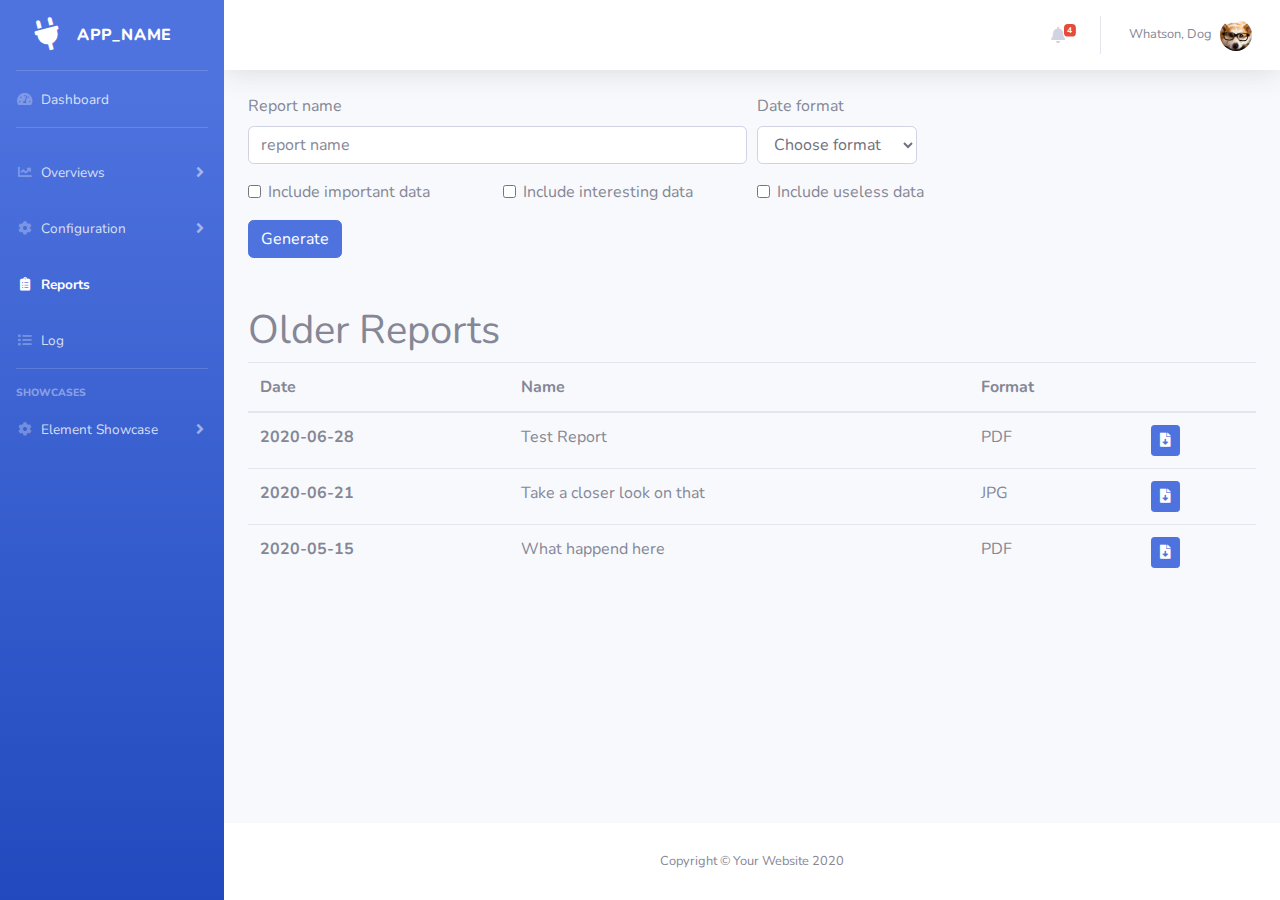
<file: reports.html>
<!DOCTYPE html>
<html lang="en">

<head>

    <meta charset="utf-8">
    <meta http-equiv="X-UA-Compatible" content="IE=edge">
    <meta name="viewport" content="width=device-width, initial-scale=1, shrink-to-fit=no">
    <meta name="description" content="">
    <meta name="author" content="">

    <title>EMP - Card Showcase</title>

     <!-- Custom fonts for this template-->
     <link href="vendor/fontawesome-free/css/all.min.css" rel="stylesheet" type="text/css">
     <link
         href="https://fonts.googleapis.com/css?family=Nunito:200,200i,300,300i,400,400i,600,600i,700,700i,800,800i,900,900i"
         rel="stylesheet">
 
     <!-- Custom styles for this template-->
     <link href="css/sb-admin-2.css" rel="stylesheet">

</head>

<body id="page-top">

    <!-- Page Wrapper -->
    <div id="wrapper">

        <!-- Sidebar -->
        <ul class="navbar-nav bg-gradient-primary sidebar sidebar-dark accordion" id="accordionSidebar">

            <!-- Sidebar - Brand -->
            <a class="sidebar-brand d-flex align-items-center justify-content-center" href="index.html">
                <div class="sidebar-brand-icon rotate-n-15">
                    <i class="fas fa-plug"></i>
                </div>
                <div class="sidebar-brand-text mx-3">APP_NAME</div>
            </a>

            <!-- Divider -->
            <hr class="sidebar-divider my-0">

            <!-- Nav Item - Dashboard -->
            <li class="nav-item">
                <a class="nav-link" href="index.html">
                    <i class="fas fa-fw fa-tachometer-alt"></i>
                    <span>Dashboard</span></a>
            </li>

            <!-- Divider -->
            <hr class="sidebar-divider">
            <!-- Nav Item - Utilities Collapse Menu -->
            <li class="nav-item">
                <a class="nav-link collapsed" href="#" data-toggle="collapse" data-target="#collapseUtilities"
                    aria-expanded="true" aria-controls="collapseUtilities">
                    <i class="fas fa-fw fa-chart-line"></i>
                    <span>Overviews</span>
                </a>
                <div id="collapseUtilities" class="collapse" aria-labelledby="headingUtilities"
                    data-parent="#accordionSidebar">
                    <div class="bg-white py-2 collapse-inner rounded">
                        <a class="collapse-item text-danger" href="#">Ecologic</a>
                        <a class="collapse-item text-danger" href="#">Economic</a>
                        <a class="collapse-item text-danger" href="#">Comfort</a>
                        <a class="collapse-item text-danger" href="#">Other</a>
                    </div>
                </div>
            </li>
            <li class="nav-item">
                <a class="nav-link collapsed" href="#" data-toggle="collapse" data-target="#collapseConfiguration"
                    aria-expanded="true" aria-controls="collapseConfiguration">
                    <i class="fas fa-fw fa-cog"></i>
                    <span>Configuration</span>
                </a>
                <div id="collapseConfiguration" class="collapse" aria-labelledby="headingUtilities"
                    data-parent="#accordionSidebar">
                    <div class="bg-white py-2 collapse-inner rounded">
                        <a class="collapse-item text-danger" href="#">Configure</a>
                        <a class="collapse-item" href="compareConfiguration.html">Compare</a>
                    </div>
                </div>
            </li>
            <li class="nav-item active">
                <a class="nav-link" href="reports.html">
                    <i class="fas fa-fw fa-clipboard-list"></i>
                    <span>Reports</span>
                </a>
            </li>
            <li class="nav-item">
                <a class="nav-link" href="log.html">
                    <i class="fas fa-fw fa-list"></i>
                    <span>Log</span>
                </a>
            </li>

            <!-- Divider -->
            <hr class="sidebar-divider">

            <!-- Heading -->
            <div class="sidebar-heading">
                Showcases
            </div>

            <!-- Nav Item - Pages Collapse Menu -->
            <li class="nav-item">
                <a class="nav-link collapsed" href="#" data-toggle="collapse" data-target="#collapseTwo"
                    aria-expanded="true" aria-controls="collapseTwo">
                    <i class="fas fa-fw fa-cog"></i>
                    <span>Element Showcase</span>
                </a>
                <div id="collapseTwo" class="collapse" aria-labelledby="headingTwo" data-parent="#accordionSidebar">
                    <div class="bg-white py-2 collapse-inner rounded">
                        <h6 class="collapse-header">Elements:</h6>
                        <a class="collapse-item" href="cards.html">Cards</a>
                        <a class="collapse-item" href="charts.html">Charts</a>
                    </div>
                </div>
            </li>

        </ul>
        <!-- End of Sidebar -->

        <!-- Content Wrapper -->
        <div id="content-wrapper" class="d-flex flex-column">

            <!-- Main Content -->
            <div id="content">

                <!-- Topbar -->
                <nav class="navbar navbar-expand navbar-light bg-white topbar mb-4 static-top shadow">

                    <!-- Sidebar Toggle (Topbar) -->
                    <button id="sidebarToggleTop" class="btn btn-link d-md-none rounded-circle mr-3">
                        <i class="fa fa-bars"></i>
                    </button>

                    <!-- Topbar Navbar -->
                    <ul class="navbar-nav ml-auto">

                        <!-- Nav Item - Alerts -->
                        <li class="nav-item dropdown no-arrow mx-1">
                            <a class="nav-link dropdown-toggle" href="#" id="alertsDropdown" role="button"
                                data-toggle="dropdown" aria-haspopup="true" aria-expanded="false">
                                <i class="fas fa-bell fa-fw"></i>
                                <!-- Counter - Alerts -->
                                <span class="badge badge-danger badge-counter">4</span>
                            </a>
                            <!-- Dropdown - Alerts -->
                            <div class="dropdown-list dropdown-menu dropdown-menu-right shadow animated--grow-in"
                                aria-labelledby="alertsDropdown">
                                <h6 class="dropdown-header">
                                    Alerts Center
                                </h6>
                                <a class="dropdown-item d-flex align-items-center" href="#">
                                    <div class="mr-3">
                                        <div class="icon-circle bg-primary">
                                            <i class="fas fa-file-alt text-white"></i>
                                        </div>
                                    </div>
                                    <div>
                                        <div class="small text-gray-500">December 01, 2020</div>
                                        <span class="font-weight-bold">A new monthly report is ready to download!</span>
                                    </div>
                                </a>
                                <a class="dropdown-item d-flex align-items-center" href="#">
                                    <div class="mr-3">
                                        <div class="icon-circle bg-warning">
                                            <i class="fas fa-exclamation-triangle text-white"></i>
                                        </div>
                                    </div>
                                    <div>
                                        <div class="small text-gray-500">December 02, 2020</div>
                                        Warning: Your daily energy consumption has doubled in the last week!
                                    </div>
                                </a>
                                <a class="dropdown-item d-flex align-items-center" href="#">
                                    <div class="mr-3">
                                        <div class="icon-circle bg-warning">
                                            <i class="fas fa-exclamation-triangle text-white"></i>
                                        </div>
                                    </div>
                                    <div>
                                        <div class="small text-gray-500">December 03, 2020</div>
                                        Energy Market Alert: Energy price on all time low. Set your configuration to "BUY" and safe money!
                                    </div>
                                </a>
                                <a class="dropdown-item d-flex align-items-center" href="#">
                                    <div class="mr-3">
                                        <div class="icon-circle bg-success">
                                            <i class="fas fa-trophy text-white"></i>
                                        </div>
                                    </div>
                                    <div>
                                        <div class="small text-gray-500">December 04, 2020</div>
                                        Milestone: Wow, your system is the most efficient system in Karlsruhe!
                                    </div>
                                </a>
                                <a class="dropdown-item text-center small text-gray-500" href="#">Show All Alerts</a>
                            </div>
                        </li>

                        <div class="topbar-divider d-none d-sm-block"></div>

                        <!-- Nav Item - User Information -->
                        <li class="nav-item dropdown no-arrow">
                            <a class="nav-link dropdown-toggle" href="#" id="userDropdown" role="button"
                                data-toggle="dropdown" aria-haspopup="true" aria-expanded="false">
                                <span class="mr-2 d-none d-lg-inline text-gray-600 small">Whatson, Dog</span>
                                <img class="img-profile rounded-circle"
                                    src="img/corgi_profile.jpg">
                            </a>
                            <!-- Dropdown - User Information -->
                            <div class="dropdown-menu dropdown-menu-right shadow animated--grow-in"
                                aria-labelledby="userDropdown">
                                <a class="dropdown-item" href="#">
                                    <i class="fas fa-user fa-sm fa-fw mr-2 text-gray-400"></i>
                                    Profile
                                </a>
                                <a class="dropdown-item" href="#">
                                    <i class="fas fa-cogs fa-sm fa-fw mr-2 text-gray-400"></i>
                                    Settings
                                </a>
                                <a class="dropdown-item" href="#">
                                    <i class="fas fa-list fa-sm fa-fw mr-2 text-gray-400"></i>
                                    Activity Log
                                </a>
                                <div class="dropdown-divider"></div>
                                <a class="dropdown-item" href="#" data-toggle="modal" data-target="#logoutModal">
                                    <i class="fas fa-sign-out-alt fa-sm fa-fw mr-2 text-gray-400"></i>
                                    Logout
                                </a>
                            </div>
                        </li>

                    </ul>

                </nav>
                <!-- End of Topbar -->

                <!-- Begin Page Content -->
                <div class="container-fluid">
                    <form>
                        <div class="form-row">
                            <div class="form-group col-md-6">
                                <label for="input_report_name">Report name</label>
                                <input type="text" class="form-control" id="input_report_name" placeholder="report name">
                            </div>
                            <div class="form-group col-md-2">
                                <label for="input_date_format">Date format</label>
                                <select id="input_date_format" class="form-control">
                                    <option selected>Choose format</option>
                                    <option>PDF</option>
                                    <option>JPG</option>
                                    <option>PNG</option>
                                </select>
                            </div>
                        </div>
                        <div class="form-row">
                            <div class="form-group col-md-3">
                                <div class="form-check">
                                        <input class="form-check-input" type="checkbox" id="checkbox_important_data">
                                        <label class="form-check-label" for="checkbox_important_data">
                                            Include important data
                                        </label>
                                </div>
                            </div>
                            <div class="form-group col-md-3">
                                <div class="form-check">
                                        <input class="form-check-input" type="checkbox" id="checkbox_interesting_data">
                                        <label class="form-check-label" for="checkbox_interesting_data">
                                            Include interesting data
                                        </label>
                                </div>
                            </div>
                            <div class="form-group col-md-3">
                                <div class="form-check">
                                        <input class="form-check-input" type="checkbox" id="checkbox_useless_data">
                                        <label class="form-check-label" for="checkbox_useless_data">
                                            Include useless data
                                        </label>
                                </div>
                            </div>
                        </div>
                       
                        <button type="submit" class="btn btn-primary">Generate</button>
                    </form>

                    <br>
                    <br>
                    <h1>Older Reports</h1>
                    <table class="table table-hover">
                        <thead>
                          <tr>
                            <th scope="col">Date</th>
                            <th scope="col">Name</th>
                            <th scope="col">Format</th>
                            <th scope="col"></th>
                          </tr>
                        </thead>
                        <tbody>
                          <tr>
                            <th scope="row">2020-06-28</th>
                            <td>Test Report</td>
                            <td>PDF</td>
                            <td><button type="button" class="btn btn-sm btn-primary"><i class="fas fa-file-download"></i></button></td>
                          </tr>
                          <tr>
                            <th scope="row">2020-06-21</th>
                            <td>Take a closer look on that</td>
                            <td>JPG</td>
                            <td><button type="button" class="btn btn-sm btn-primary"><i class="fas fa-file-download"></i></button></td>
                          </tr>
                          <tr>
                            <th scope="row">2020-05-15</th>
                            <td>What happend here</td>
                            <td>PDF</td>
                            <td><button type="button" class="btn btn-sm btn-primary"><i class="fas fa-file-download"></i></button></td>
                          </tr>
                        </tbody>
                      </table>
                   


                </div>
              <!-- /.container-fluid -->

            </div>
            <!-- End of Main Content -->

            <!-- Footer -->
            <footer class="sticky-footer bg-white">
                <div class="container my-auto">
                    <div class="copyright text-center my-auto">
                        <span>Copyright &copy; Your Website 2020</span>
                    </div>
                </div>
            </footer>
            <!-- End of Footer -->

        </div>
        <!-- End of Content Wrapper -->

    </div>
    <!-- End of Page Wrapper -->

    <!-- Scroll to Top Button-->
    <a class="scroll-to-top rounded" href="#page-top">
        <i class="fas fa-angle-up"></i>
    </a>

   <!-- Bootstrap core JavaScript-->
   <script src="vendor/jquery/jquery.min.js"></script>
   <script src="vendor/bootstrap/js/bootstrap.bundle.min.js"></script>

   <!-- Core plugin JavaScript-->
   <script src="vendor/jquery-easing/jquery.easing.min.js"></script>

   <!-- Custom scripts for all pages-->
   <script src="js/sb-admin-2.min.js"></script>

   <!-- Page level plugins -->
   <script src="vendor/chart.js/Chart.min.js"></script>

   <!-- Page level custom scripts -->
   <script src="js/demo/chart-area-demo.js"></script>
   <script src="js/demo/chart-pie-demo.js"></script>
   <script src="js/demo/chart-bar-demo.js"></script>
</body>

</html>
</file>
